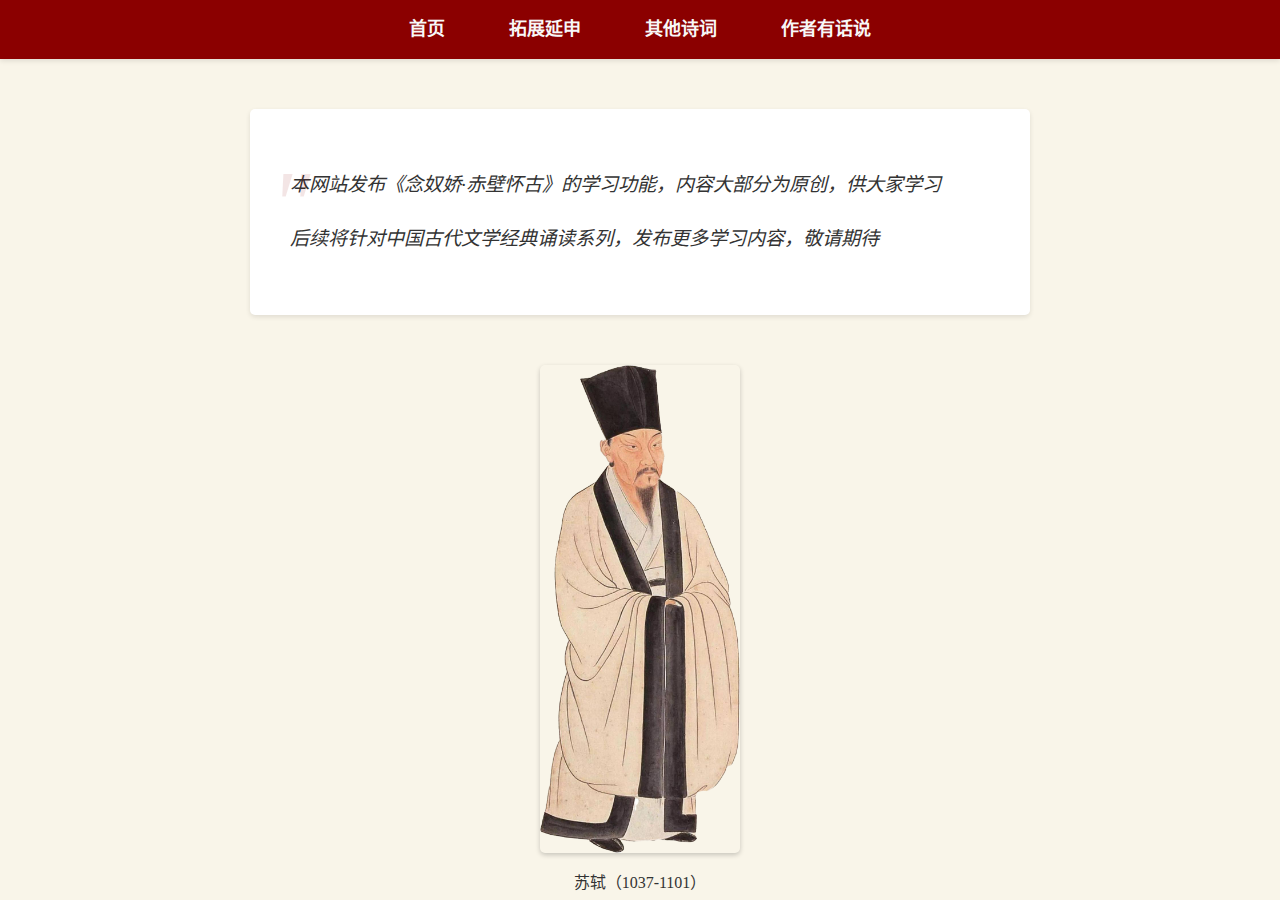
<file: author.html>
<!DOCTYPE html>
<html lang="zh-CN">
<head>
    <meta charset="UTF-8">
    <meta name="viewport" content="width=device-width, initial-scale=1.0">
    <title>作者有话说</title>
    <link rel="stylesheet" href="styles.css">
</head>
<body>
    <nav>
        <a href="index.html">首页</a>
        <a href="extend.html">拓展延申</a>
        <a href="other_poems.html">其他诗词</a>
        <a href="author.html">作者有话说</a>
    </nav>
    
    <div class="container">
        <div class="author-message">
            <p>本网站发布《念奴娇·赤壁怀古》的学习功能，内容大部分为原创，供大家学习</p>
            <p>后续将针对中国古代文学经典诵读系列，发布更多学习内容，敬请期待</p>
        </div>
        
        <div style="text-align: center; margin: 50px 0;">
            <img src="/pictures/苏轼全身.png" alt="苏轼画像" style="max-width: 200px; border-radius: 5px; box-shadow: 0 2px 5px rgba(0,0,0,0.2);">
            <p style="margin-top: 10px;">苏轼（1037-1101）</p>
        </div>
    </div>
</body>
</html>
</file>
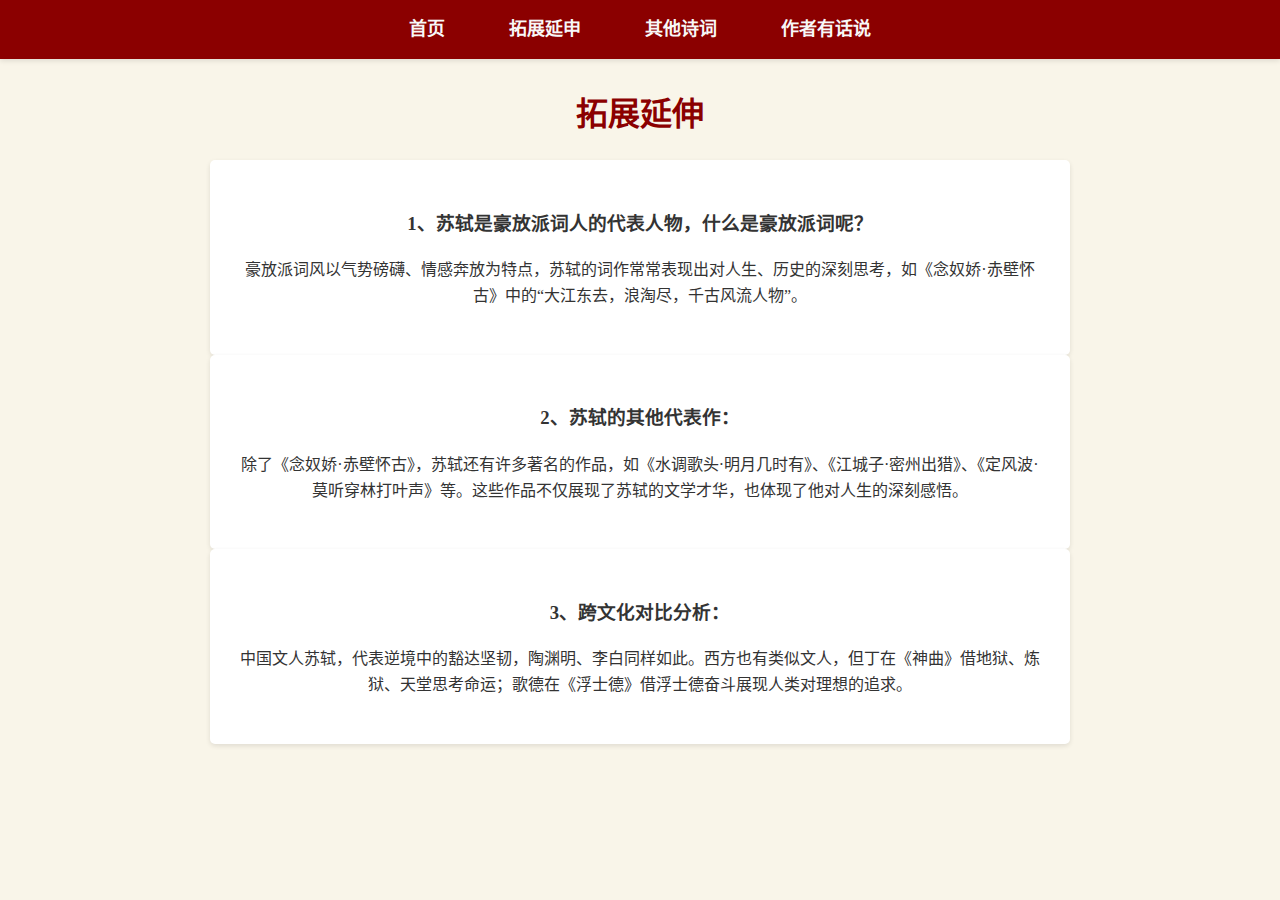
<file: extend.html>
<!DOCTYPE html>
    <html lang="zh-CN">
    <head>
        <meta charset="UTF-8">
        <meta name="viewport" content="width=device-width, initial-scale=1.0">
        <title>预习 - 赤壁怀古</title>
        <link rel="stylesheet" href="styles.css">
    </head>
    <body>
        <nav>
            <a href="index.html">首页</a>
            <a href="extend.html">拓展延申</a>
            <a href="other_poems.html">其他诗词</a>
            <a href="author.html">作者有话说</a>
        </nav>
    
        <div class="container content-overlay" style="text-align: center;">
            <h2 class="poem-title">拓展延伸</h2>
            <div class="poem-content" style="margin: 0 auto;">
                <h3>1、苏轼是豪放派词人的代表人物，什么是豪放派词呢？</h3>
                <p>豪放派词风以气势磅礴、情感奔放为特点，苏轼的词作常常表现出对人生、历史的深刻思考，如《念奴娇·赤壁怀古》中的“大江东去，浪淘尽，千古风流人物”。</p>
            </div>
            <div class="poem-content" style="margin: 0 auto;">
                <h3>2、苏轼的其他代表作：</h3>
                <p>除了《念奴娇·赤壁怀古》，苏轼还有许多著名的作品，如《水调歌头·明月几时有》、《江城子·密州出猎》、《定风波·莫听穿林打叶声》等。这些作品不仅展现了苏轼的文学才华，也体现了他对人生的深刻感悟。</p>
            </div>
            <div class="poem-content" style="margin: 0 auto;">
                <h3>3、跨文化对比分析：</h3>
                <p>中国文人苏轼，代表逆境中的豁达坚韧，陶渊明、李白同样如此。西方也有类似文人，但丁在《神曲》借地狱、炼狱、天堂思考命运；歌德在《浮士德》借浮士德奋斗展现人类对理想的追求。</p>
            </div>
        </div>
    </body>
</html>
</file>
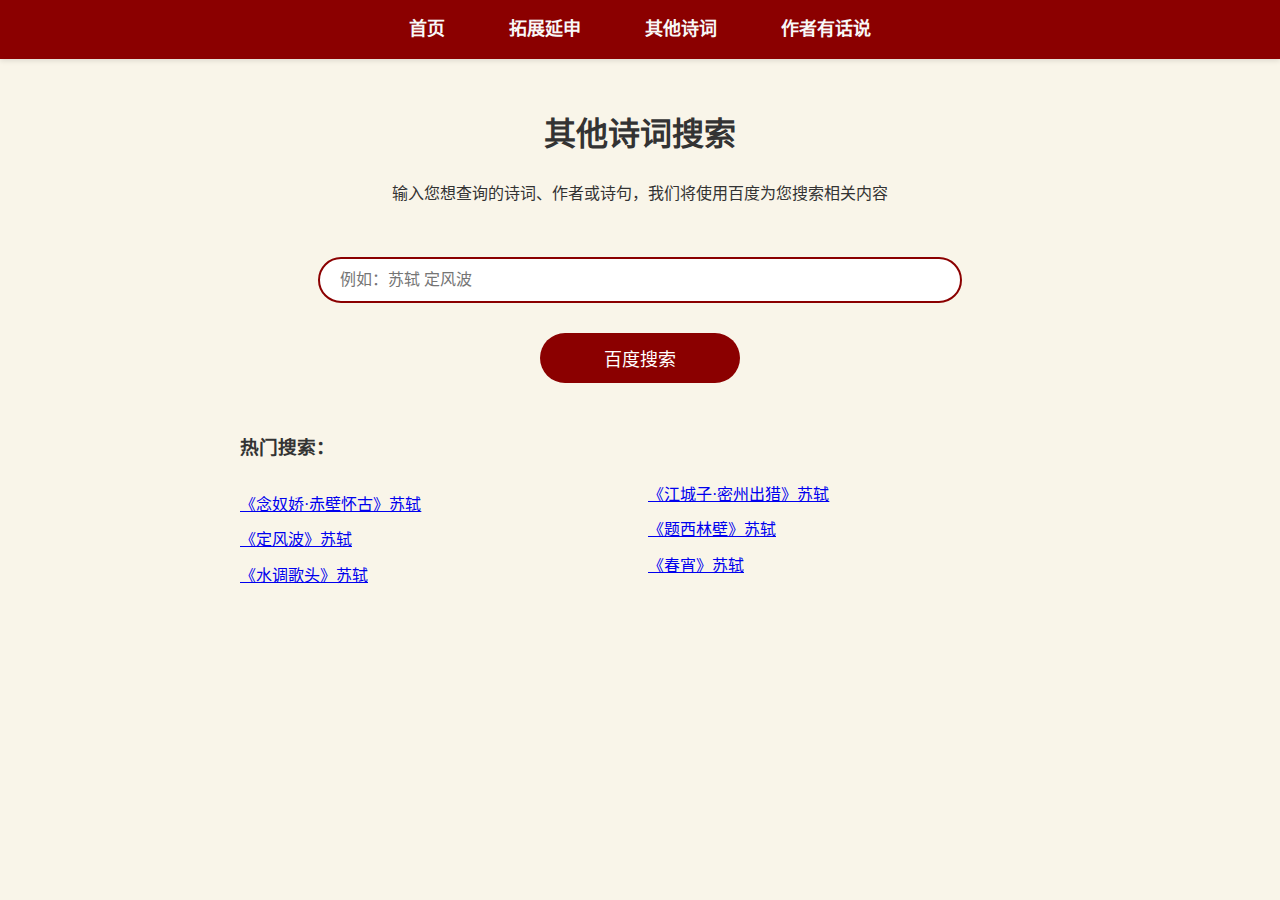
<file: other_poems.html>
<!DOCTYPE html>
<html lang="zh-CN">
<head>
    <meta charset="UTF-8">
    <meta name="viewport" content="width=device-width, initial-scale=1.0">
    <title>其他诗词搜索</title>
    <link rel="stylesheet" href="styles.css">
    <script>
        function searchPoem() {
            const query = document.getElementById('search-input').value.trim();
            if (query) {
                // 跳转到百度搜索（自动添加"古诗词"关键词）
                window.open(`https://www.baidu.com/s?wd=${encodeURIComponent(query + ' 古诗词')}`, '_blank');
            } else {
                alert('请输入要搜索的诗词、作者或名句');
            }
        }

        // 支持按 Enter 键搜索
        document.getElementById('search-input').addEventListener('keypress', function(e) {
            if (e.key === 'Enter') {
                searchPoem();
            }
        });
    </script>
</head>
<body>
    <nav>
        <a href="index.html">首页</a>
        <a href="extend.html">拓展延申</a>
        <a href="other_poems.html">其他诗词</a>
        <a href="author.html">作者有话说</a>
    </nav>
    
    <div class="container">
        <div class="search-container">
            <h1>其他诗词搜索</h1>
            <p>输入您想查询的诗词、作者或诗句，我们将使用百度为您搜索相关内容</p>
            
            <div style="margin: 40px 0;">
                <input type="text" id="search-input" class="search-box" placeholder="例如：苏轼 定风波">
                <button class="search-btn" onclick="searchPoem()">百度搜索</button>
            </div>
            
            <div style="margin-top: 50px; text-align: left; max-width: 800px; margin-left: auto; margin-right: auto;">
                <h3>热门搜索：</h3>
                <ul style="columns: 2; list-style-type: none; padding: 0;">
                    <li style="margin: 10px 0;"><a href="#" onclick="document.getElementById('search-input').value='念奴娇·赤壁怀古';searchPoem();">《念奴娇·赤壁怀古》苏轼</a></li>
                    <li style="margin: 10px 0;"><a href="#" onclick="document.getElementById('search-input').value='定风波';searchPoem();">《定风波》苏轼</a></li>
                    <li style="margin: 10px 0;"><a href="#" onclick="document.getElementById('search-input').value='水调歌头';searchPoem();">《水调歌头》苏轼</a></li>
                    <li style="margin: 10px 0;"><a href="#" onclick="document.getElementById('search-input').value='江城子·密州出猎';searchPoem();">《江城子·密州出猎》苏轼</a></li>
                    <li style="margin: 10px 0;"><a href="#" onclick="document.getElementById('search-input').value='题西林壁';searchPoem();">《题西林壁》苏轼</a></li>
                    <li style="margin: 10px 0;"><a href="#" onclick="document.getElementById('search-input').value='春宵';searchPoem();">《春宵》苏轼</a></li>
                </ul>
            </div>
        </div>
    </div>
</body>
</html>
</file>
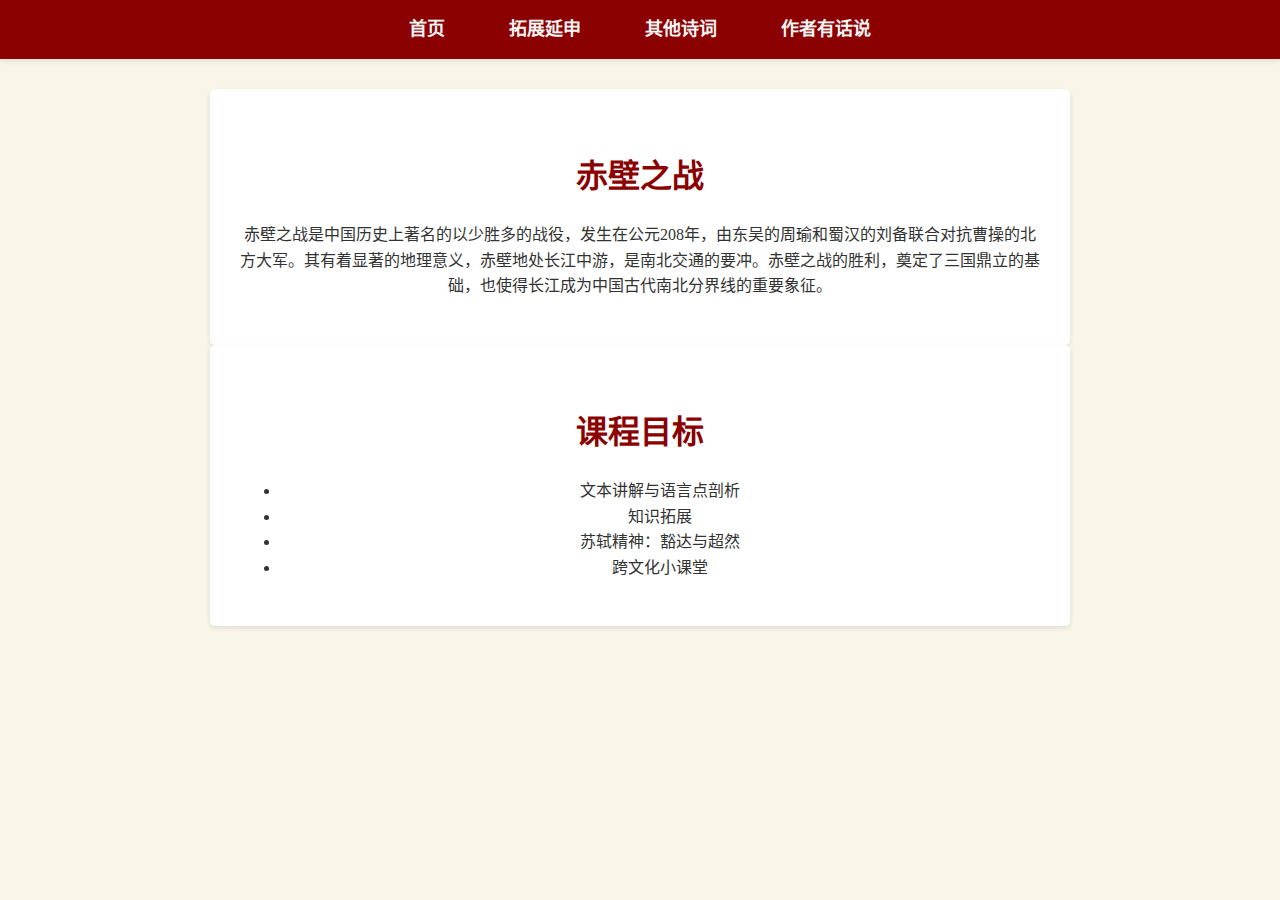
<file: prepare.html>
<!DOCTYPE html>
<html lang="zh-CN">
<head>
    <meta charset="UTF-8">
    <meta name="viewport" content="width=device-width, initial-scale=1.0">
    <title>预习 - 赤壁怀古</title>
    <link rel="stylesheet" href="styles.css">
</head>
<body>
    <nav>
        <a href="index.html">首页</a>
        <a href="extend.html">拓展延申</a>
        <a href="other_poems.html">其他诗词</a>
        <a href="author.html">作者有话说</a>
    </nav>

    <div class="container content-overlay" style="text-align: center;">
        <div class="poem-content" style="margin: 0 auto;">
            <h3 class="poem-title">赤壁之战</h3>
            <p>赤壁之战是中国历史上著名的以少胜多的战役，发生在公元208年，由东吴的周瑜和蜀汉的刘备联合对抗曹操的北方大军。其有着显著的地理意义，赤壁地处长江中游，是南北交通的要冲。赤壁之战的胜利，奠定了三国鼎立的基础，也使得长江成为中国古代南北分界线的重要象征。</p>
        </div>

        <div class="poem-content" style="margin: 0 auto;">
            <h3 class="poem-title">课程目标</h1>
            <ul>
                <li>文本讲解与语言点剖析</li>
                <li>知识拓展</li>
                <li>苏轼精神：豁达与超然</li>
                <li>跨文化小课堂</li>
            </ul>
        </div>
    </div>
</body>
</html>
</file>
<file: styles.css>
/* 全局样式 */
body {
    font-family: 'SimSun', '宋体', serif;
    margin: 0;
    padding: 0;
    background-color: #f9f5e9;
    color: #333;
    line-height: 1.6;
}

/* 导航栏 */
nav {
    background-color: #8b0000;
    padding: 15px 0;
    text-align: center;
    box-shadow: 0 2px 5px rgba(0,0,0,0.1);
}

nav a {
    color: #f8f8f8;
    margin: 0 20px;
    text-decoration: none;
    font-size: 18px;
    font-weight: bold;
    padding: 5px 10px;
    border-radius: 4px;
    transition: background-color 0.3s;
}

nav a:hover {
    background-color: #a52a2a;
}

/* 内容容器 */
.container {
    max-width: 1200px;
    margin: 30px auto;
    padding: 0 20px;
}

/* 首页样式 */
.homepage {
    text-align: center;
    padding: 40px 0;
}

.homepage h1 {
    color: #8b0000;
    font-size: 2.5em;
    margin-bottom: 30px;
}

.level-buttons {
    margin: 40px 0;
    display: flex;
    justify-content: center;
    flex-wrap: wrap;
    gap: 20px;
}

.level-btn {
    padding: 15px 30px;
    background-color: #8b0000;
    color: white;
    border: none;
    border-radius: 5px;
    font-size: 18px;
    cursor: pointer;
    transition: transform 0.3s, background-color 0.3s;
    min-width: 200px;
}

.level-btn:hover {
    background-color: #a52a2a;
    transform: translateY(-3px);
}

/* 内容页面样式 */
.content-page {
    display: flex;
    flex-direction: column;
    align-items: center;
}

.video-container {
    width: 80%;
    max-width: 800px;
    margin: 30px 0;
    box-shadow: 0 4px 8px rgba(0,0,0,0.2);
}

video {
    width: 100%;
    border-radius: 5px;
}

.poem-content {
    background-color: white;
    padding: 30px;
    border-radius: 5px;
    box-shadow: 0 2px 5px rgba(0,0,0,0.1);
    margin: 20px 0;
    width: 80%;
    max-width: 800px;
}

.poem-title {
    color: #8b0000;
    text-align: center;
    margin-bottom: 20px;
    font-size: 2em;
}

.poem-text {
    font-size: 1.2em;
    line-height: 2;
    text-align: center;
}

.annotation {
    font-size: 0.9em;
    color: #666;
    margin-top: 5px;
}

/* 搜索页面样式 */
.search-container {
    text-align: center;
    margin: 50px 0;
}

.search-box {
    padding: 12px 20px;
    width: 60%;
    max-width: 600px;
    border: 2px solid #8b0000;
    border-radius: 25px;
    font-size: 16px;
    outline: none;
}

.search-btn {
    padding: 12px 25px;
    background-color: #8b0000;
    color: white;
    border: none;
    border-radius: 25px;
    margin-left: 10px;
    cursor: pointer;
    font-size: 16px;
    transition: background-color 0.3s;
}

.search-btn:hover {
    background-color: #a52a2a;
}

/* 作者页面样式 */
.author-message {
    background-color: white;
    padding: 40px;
    border-radius: 5px;
    box-shadow: 0 2px 5px rgba(0,0,0,0.1);
    margin: 50px auto;
    width: 70%;
    max-width: 700px;
    font-style: italic;
    font-size: 1.2em;
    line-height: 1.8;
    position: relative;
}

.author-message::before {
    content: '"';
    font-size: 5em;
    color: rgba(139, 0, 0, 0.1);
    position: absolute;
    left: 20px;
    top: 10px;
}

.author-signature {
    text-align: right;
    margin-top: 30px;
    font-weight: bold;
    font-style: normal;
    font-size: 1.3em;
    color: #8b0000;
}

/* 响应式设计 */
@media (max-width: 768px) {
    nav a {
        margin: 0 10px;
        font-size: 16px;
    }
    
    .level-buttons {
        flex-direction: column;
        align-items: center;
    }
    
    .video-container, .poem-content {
        width: 95%;
    }
    
    .search-box {
        width: 80%;
    }
}

/* 背景 */
body {
    margin: 0;
    padding: 0;
    position: relative;
    min-height: 100vh;
}

.video-background {
    position: fixed;
    top: 0;
    left: 0;
    width: 100%;
    height: 100%;
    z-index: -1;
    object-fit: cover;
}

.content-overlay {
    z-index: 1; /* 确保视频容器的 z-index 更高 */
  }

.poem-content {
    text-align: center;
}

.question {
    background: rgba(255,255,255,0.9);
    padding: 20px;
    border-radius: 8px;
    box-shadow: 0 2px 4px rgba(0,0,0,0.1);
    margin-bottom: 25px;
}

.search-btn {
    margin-top: 20px;
    padding: 12px 40px;
    font-size: 18px;
}

/* 修改容器样式 */
.quiz-container {
    text-align: center;
    width: 80%;
    max-width: 800px;
    margin: 0 auto; /* 新增居中 */
    padding: 20px;
}

/* 调整问题样式 */
.question {
    background: rgba(255,255,255,0.95);
    padding: 25px;
    margin: 25px 0;
    border-radius: 10px;
    box-shadow: 0 3px 6px rgba(0,0,0,0.1);
    text-align: center; /* 新增文本居中 */
}

/* 调整单选按钮布局 */
.question label {
    display: inline-block; /* 改为行内块级元素 */
    margin: 10px 20px;
    text-align: left; /* 保持选项文本左对齐 */
    width: 45%; /* 控制选项宽度 */
}

/* 调整文本域样式 */
.question textarea {
    width: 90%;
    margin: 15px auto;
    display: block; /* 改为块级元素居中 */
    padding: 12px;
    border: 2px solid #8b0000;
    border-radius: 8px;
}

/* 调整提交按钮 */
.search-btn {
    display: block;
    margin: 30px auto;
    width: 200px;
    background: #8b0000;
    transition: all 0.3s ease;
}

.search-btn:hover {
    background: #a52a2a;
    transform: scale(1.05);
}

/* 确保视频容器居中 */
.video-section {
    display: none;
    width: 90%;
    max-width: 1000px;
    margin: 50px auto;
} 

/* 适配现有样式 */
.search-box {
    margin-top: 10px;
}

/* 添加在styles.css末尾 */
.video-section {
    display: none;
    width: 80%;
    max-width: 800px;
    margin: 40px auto; /* 上下40px 左右自动居中 */
    background: white;
    padding: 20px;
    border-radius: 10px;
    box-shadow: 0 2px 4px rgba(0,0,0,0.1);
    text-align: center; /* 内容居中 */
}

.video-container {
    position: relative;
    padding-bottom: 56.25%; /* 保持16:9比例 */
    width: 100%; /* 占满父容器宽度 */
    margin: 0 auto; /* 水平居中 */
}

/* 如果已有以下样式请替换 */
.video-container video {
    position: absolute;
    top: 0;
    left: 50%; /* 添加水平居中定位 */
    transform: translateX(-50%); /* 修正居中偏移 */
    width: 100%;
    height: 100%;
    max-width: 720px; /* 添加最大宽度限制 */
    border-radius: 8px;
    object-fit: cover; /* 保持视频比例 */
}
</file>
